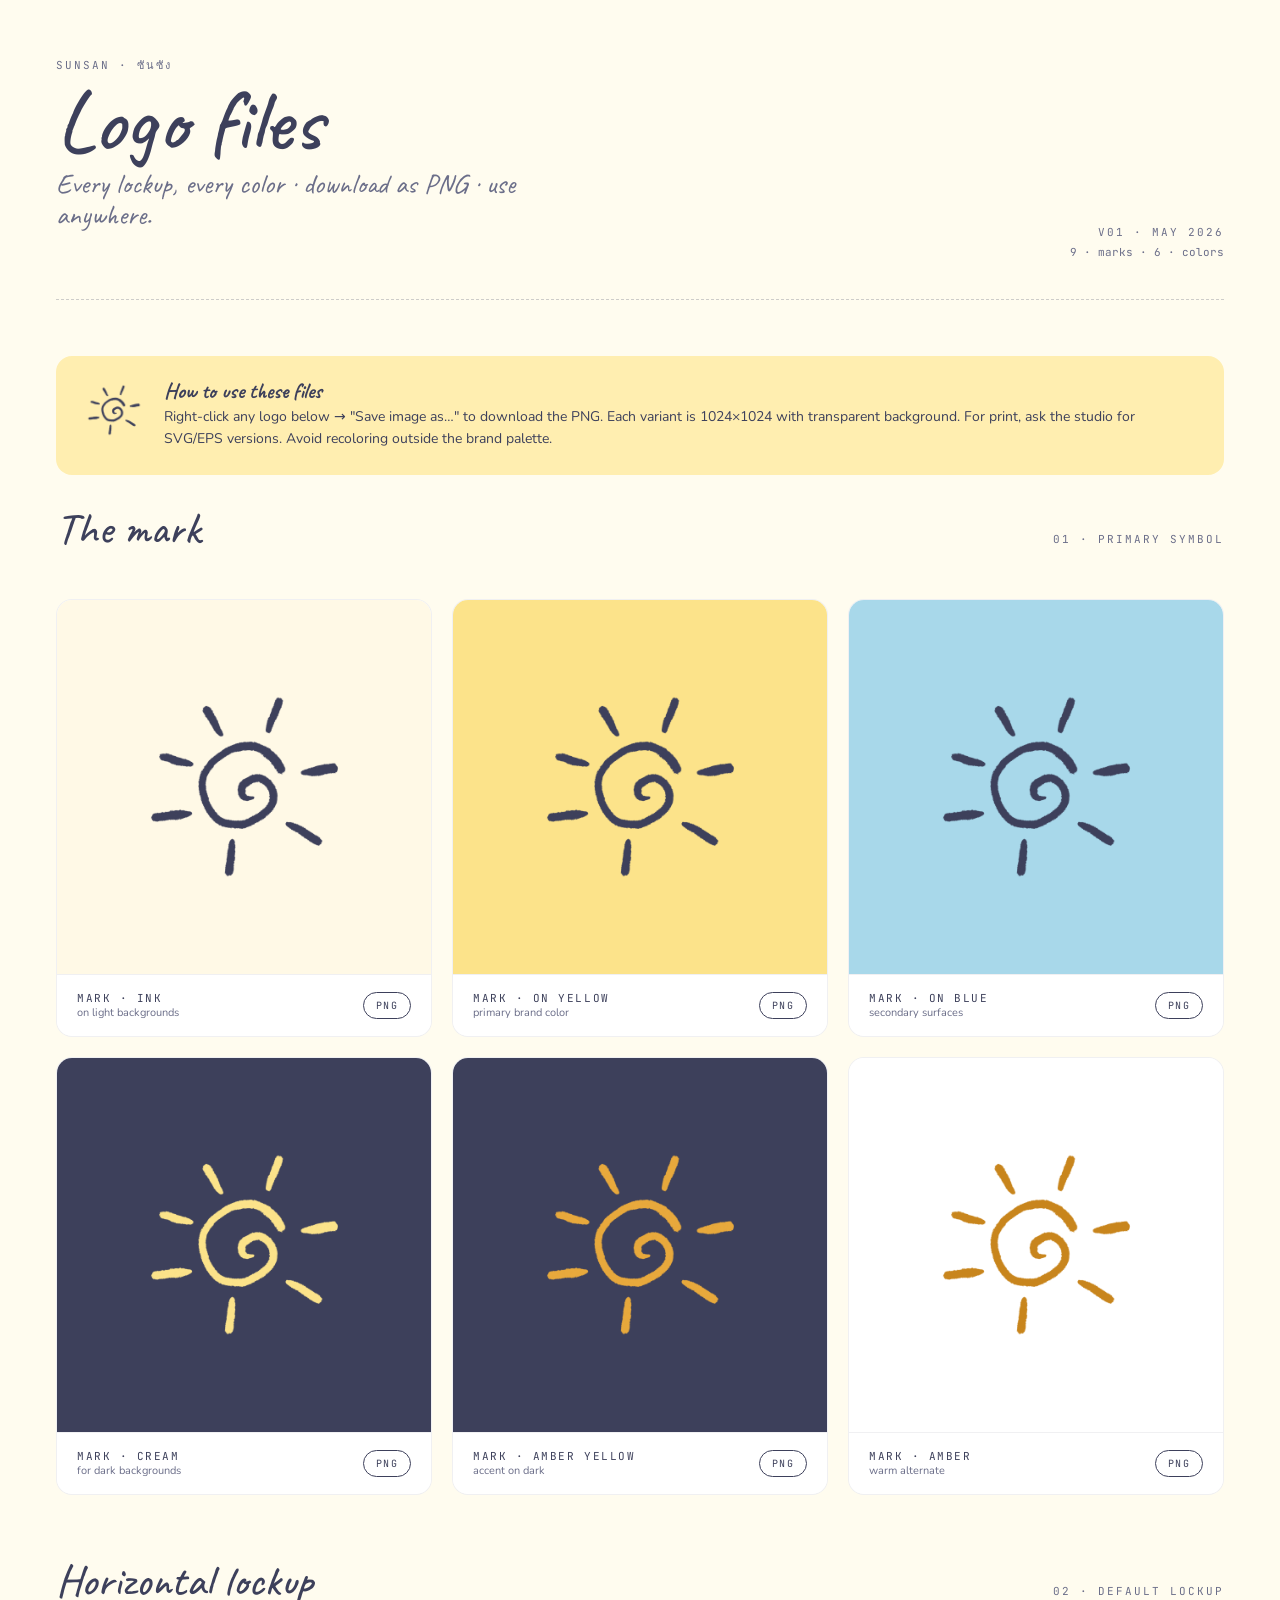
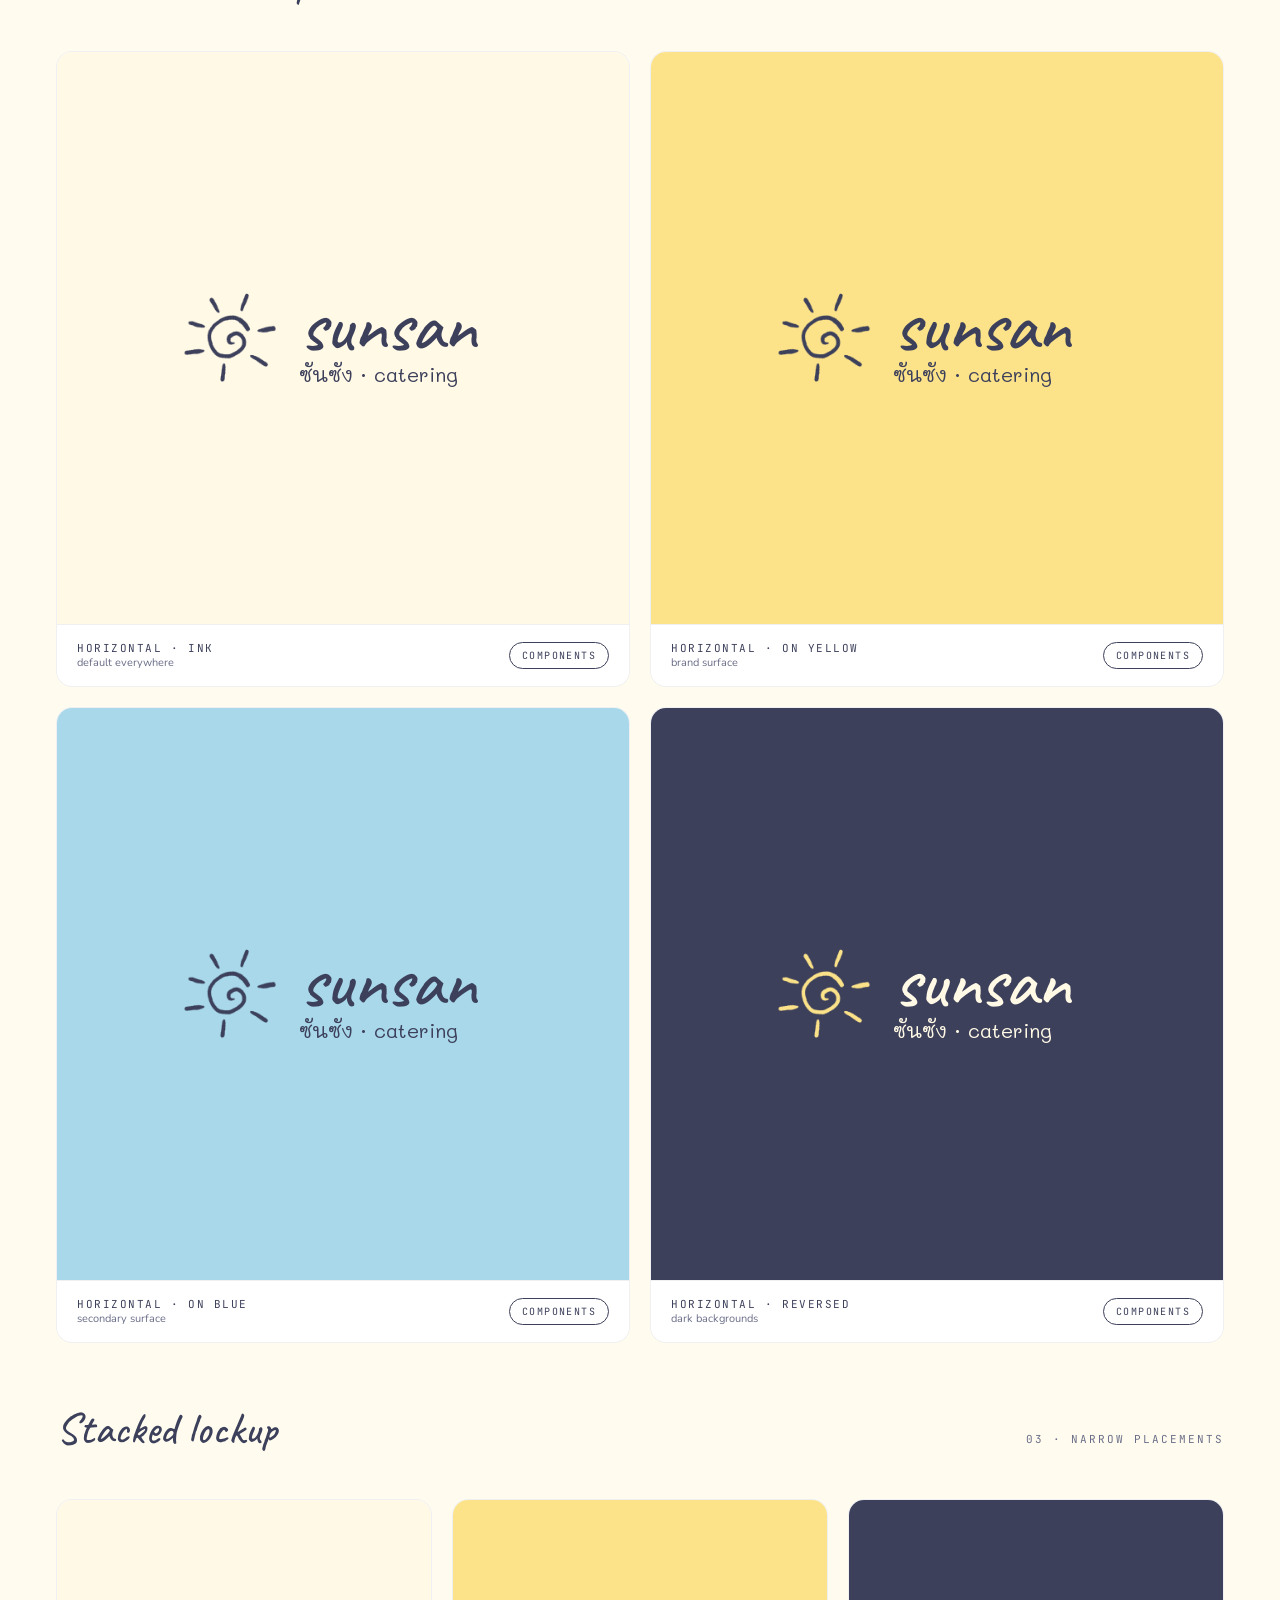
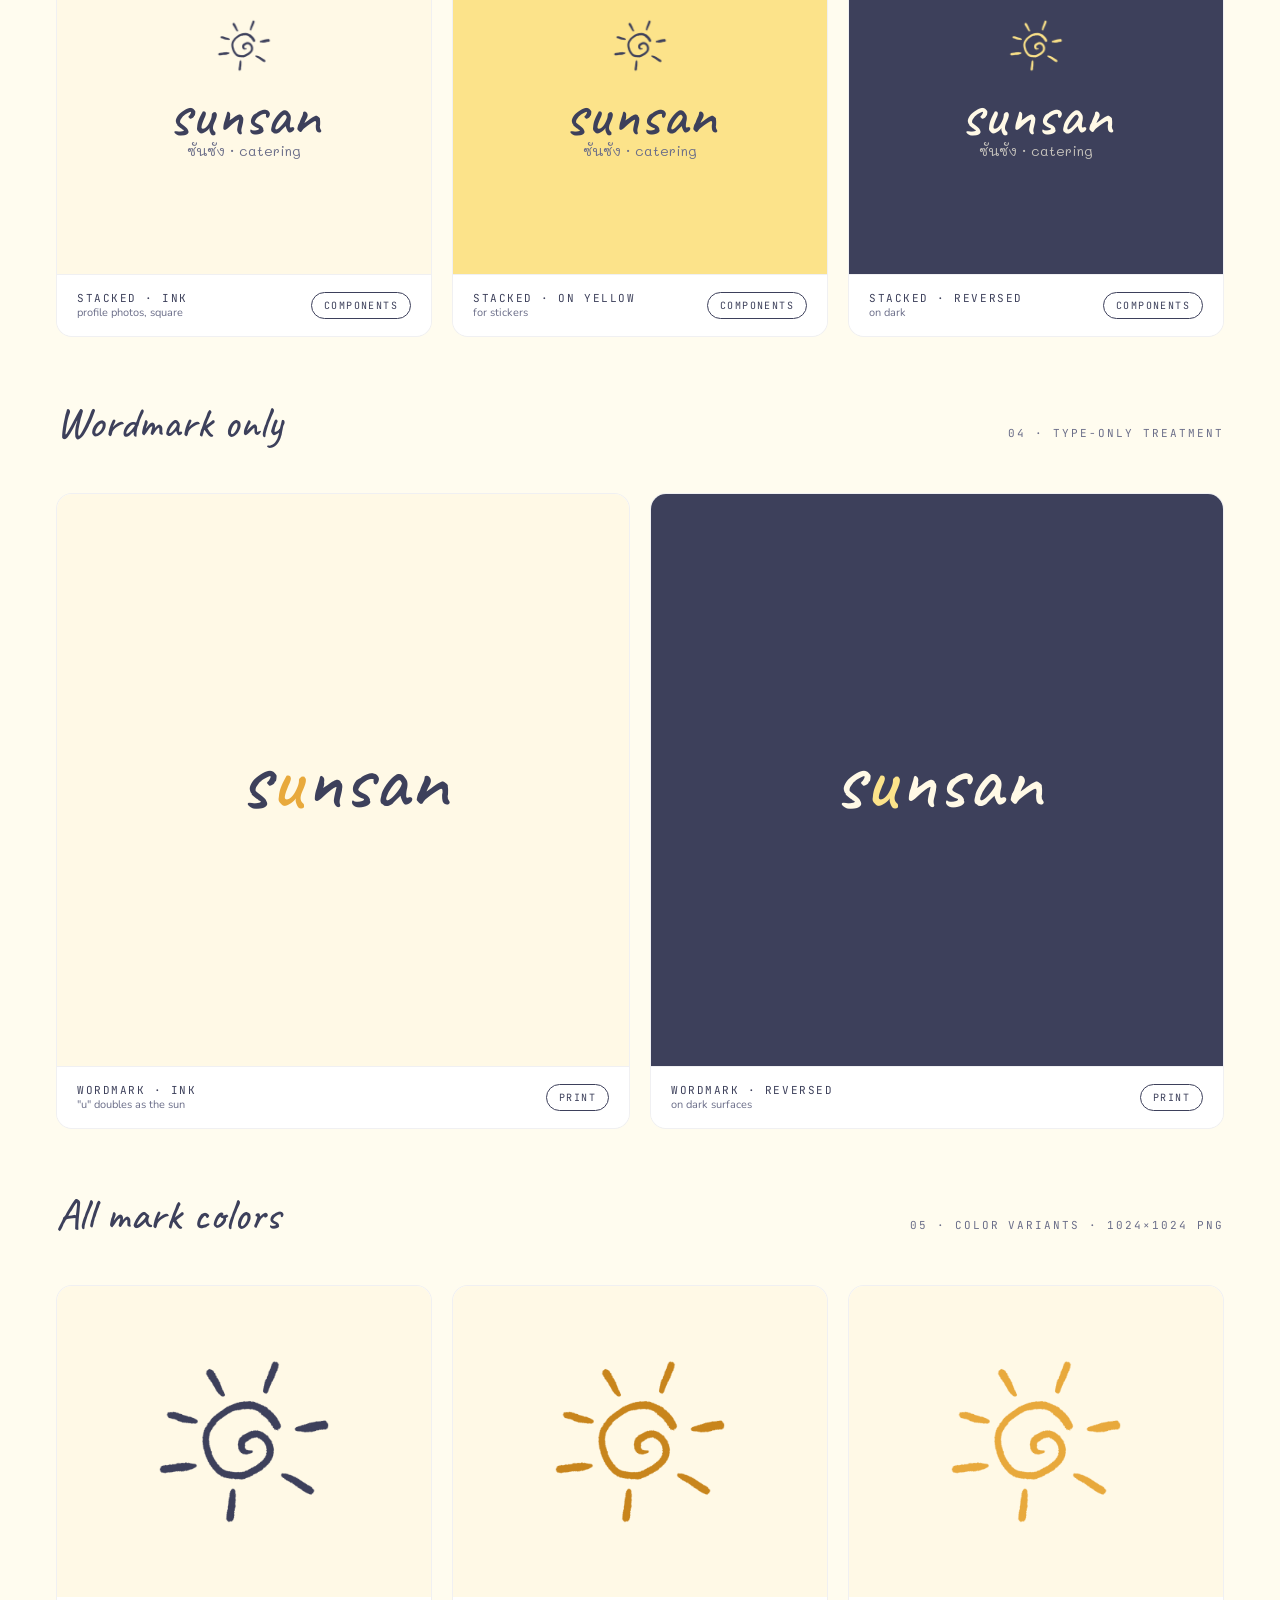
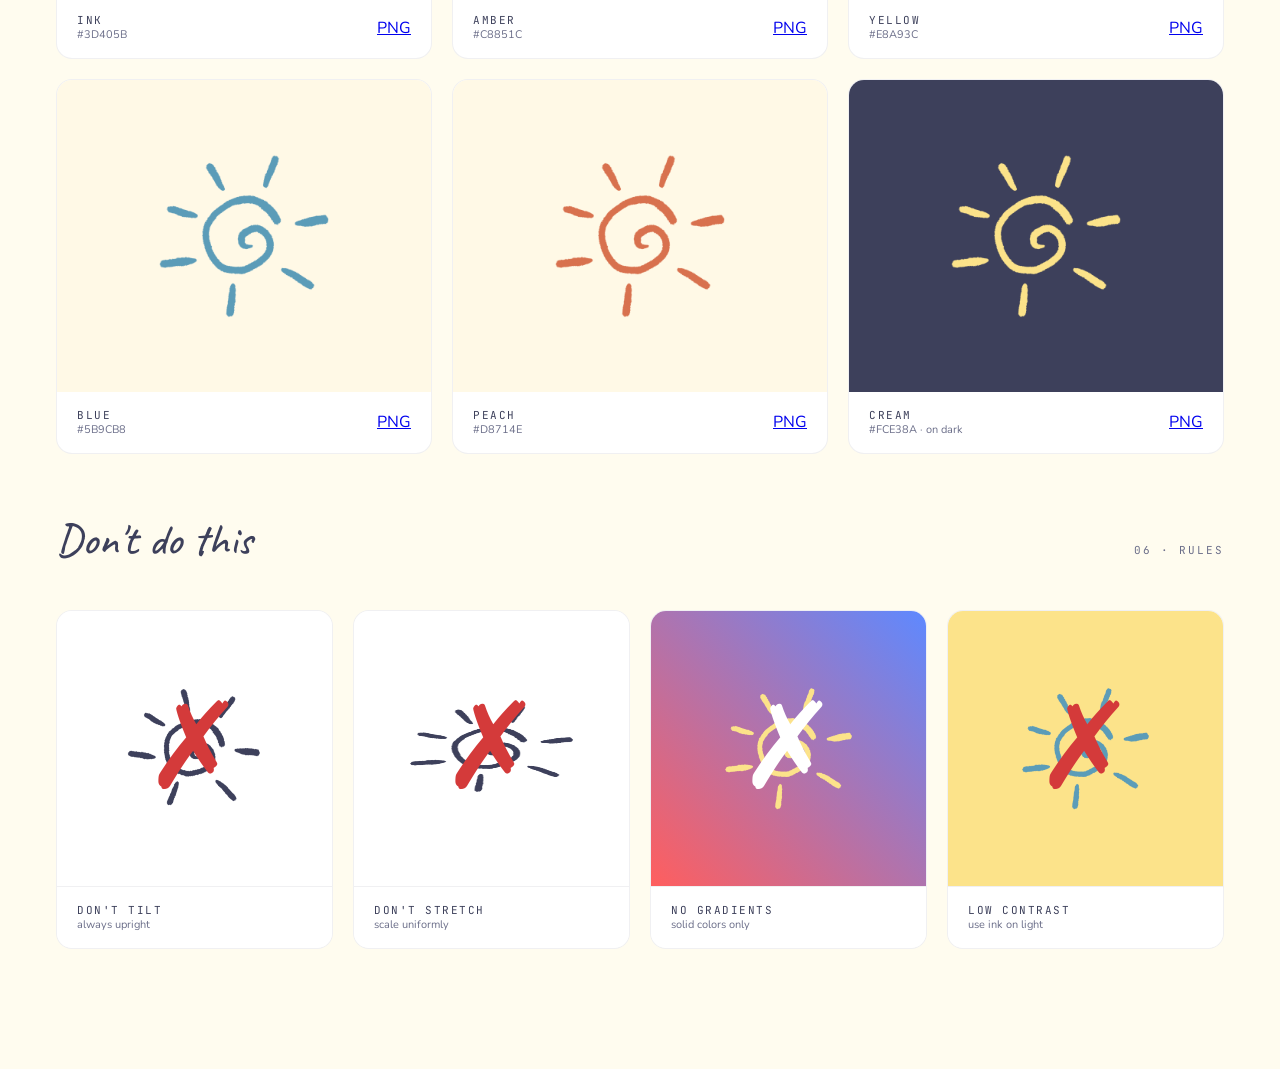
<file: SunSan Logo Files.html>
<!doctype html>
<html lang="en">
<head>
<meta charset="utf-8" />
<title>SunSan · Logo Files</title>
<meta name="viewport" content="width=device-width,initial-scale=1" />
<link rel="preconnect" href="https://fonts.googleapis.com" />
<link rel="preconnect" href="https://fonts.gstatic.com" crossorigin />
<link href="https://fonts.googleapis.com/css2?family=Caveat:wght@400;500;600;700&family=Mali:wght@300;400;500;700&family=Nunito:wght@400;600;700&family=JetBrains+Mono:wght@400;500&display=swap" rel="stylesheet" />
<style>
  :root {
    --c-yellow: #FCE38A;
    --c-yellow-soft: #FFEEB0;
    --c-blue: #A8D8EA;
    --c-blue-soft: #CCE9F3;
    --c-cream: #FFF9E6;
    --c-paper: #FFFCEF;
    --c-ink: #3D405B;
    --c-ink-soft: #6B6E89;
    --font-display: "Caveat", cursive;
    --font-th: "Mali", cursive;
    --font-body: "Nunito", system-ui, sans-serif;
    --font-mono: "JetBrains Mono", monospace;
  }
  * { box-sizing: border-box; }
  body { margin: 0; font-family: var(--font-body); background: var(--c-paper); color: var(--c-ink); padding: 56px; }
  img { display: block; max-width: 100%; }
  h1 { font-family: var(--font-display); font-weight: 500; font-size: 88px; line-height: 0.9; margin: 0; }
  h2 { font-family: var(--font-display); font-weight: 500; font-size: 44px; line-height: 1; margin: 0 0 24px; }
  .meta { font-family: var(--font-mono); font-size: 11px; letter-spacing: 0.18em; text-transform: uppercase; color: var(--c-ink-soft); }

  header { max-width: 1280px; margin: 0 auto 56px; display: flex; justify-content: space-between; align-items: flex-end; gap: 32px; border-bottom: 1px dashed rgba(61,64,91,0.25); padding-bottom: 40px; }
  header .lead { font-family: var(--font-display); font-size: 28px; color: var(--c-ink-soft); margin-top: 8px; max-width: 460px; line-height: 1.1; }

  main { max-width: 1280px; margin: 0 auto; }
  section { margin-bottom: 64px; }
  section .head { display: flex; justify-content: space-between; align-items: baseline; margin-bottom: 24px; }
  .grid { display: grid; gap: 20px; }
  .grid.cols-2 { grid-template-columns: 1fr 1fr; }
  .grid.cols-3 { grid-template-columns: 1fr 1fr 1fr; }
  .grid.cols-4 { grid-template-columns: repeat(4, 1fr); }

  .card {
    background: white;
    border: 1px solid rgba(61,64,91,0.08);
    border-radius: 16px;
    overflow: hidden;
    display: flex;
    flex-direction: column;
  }
  .card .stage {
    aspect-ratio: 1;
    display: flex;
    align-items: center;
    justify-content: center;
    padding: 32px;
    position: relative;
  }
  .card.bg-yellow .stage { background: var(--c-yellow); }
  .card.bg-blue .stage { background: var(--c-blue); }
  .card.bg-cream .stage { background: var(--c-cream); }
  .card.bg-ink .stage { background: var(--c-ink); }
  .card.bg-white .stage { background: white; }

  .card .foot {
    padding: 16px 20px;
    background: white;
    border-top: 1px solid rgba(61,64,91,0.08);
    display: flex;
    justify-content: space-between;
    align-items: center;
    gap: 12px;
  }
  .card .label { font-family: var(--font-mono); font-size: 11px; letter-spacing: 0.14em; text-transform: uppercase; color: var(--c-ink); }
  .card .sub { font-size: 11px; color: var(--c-ink-soft); }
  .card a.dl {
    font-family: var(--font-mono); font-size: 10px; letter-spacing: 0.14em; text-transform: uppercase;
    text-decoration: none; color: var(--c-ink);
    border: 1px solid var(--c-ink);
    padding: 6px 12px;
    border-radius: 999px;
    transition: background 0.15s;
    white-space: nowrap;
  }
  .card a.dl:hover { background: var(--c-ink); color: var(--c-cream); }

  /* Lockup compositions */
  .lock-h { display: flex; align-items: center; gap: 16px; }
  .lock-h .sun { width: 32%; max-width: 140px; aspect-ratio: 1; }
  .lock-h .word {
    font-family: var(--font-display); font-weight: 500;
    font-size: 76px; line-height: 0.9; color: var(--c-ink);
    letter-spacing: -0.01em;
  }
  .lock-h .word-th {
    font-family: var(--font-th); font-size: 20px; line-height: 1;
    margin-top: 4px; color: var(--c-ink);
  }
  .lock-h.on-dark .word, .lock-h.on-dark .word-th { color: var(--c-cream); }

  .lock-v { display: flex; flex-direction: column; align-items: center; gap: 10px; }
  .lock-v .sun { width: 40%; max-width: 120px; aspect-ratio: 1; }
  .lock-v .word { font-family: var(--font-display); font-weight: 500; font-size: 64px; line-height: 0.9; }
  .lock-v .word-th { font-family: var(--font-th); font-size: 14px; line-height: 1; color: var(--c-ink-soft); }
  .lock-v.on-dark .word { color: var(--c-cream); }
  .lock-v.on-dark .word-th { color: rgba(255,249,230,0.7); }

  .mark-only { width: 70%; aspect-ratio: 1; }

  .wordmark-only {
    font-family: var(--font-display); font-weight: 500;
    font-size: 88px; line-height: 0.9;
    color: var(--c-ink);
  }
  .wordmark-only .accent { color: #E8A93C; }
  .on-dark .wordmark-only { color: var(--c-cream); }
  .on-dark .wordmark-only .accent { color: var(--c-yellow); }

  /* Color swatches */
  .swatch-card {
    background: white;
    border-radius: 16px;
    border: 1px solid rgba(61,64,91,0.08);
    overflow: hidden;
  }
  .swatch-card .swatch {
    aspect-ratio: 1.2 / 1;
    display: flex;
    align-items: center;
    justify-content: center;
    padding: 24px;
  }
  .swatch-card .swatch img { width: 60%; }
  .swatch-card .info {
    padding: 16px 20px;
    display: flex;
    justify-content: space-between;
    align-items: center;
    gap: 12px;
  }

  .note {
    background: var(--c-yellow-soft);
    padding: 24px 28px;
    border-radius: 16px;
    margin-bottom: 32px;
    display: flex;
    gap: 20px;
    align-items: flex-start;
  }
  .note img { width: 60px; height: 60px; flex-shrink: 0; }
  .note p { margin: 0; font-size: 14px; line-height: 1.6; }
  .note p b { font-family: var(--font-display); font-size: 22px; display: block; line-height: 1; margin-bottom: 4px; }
</style>
</head>
<body>

<header>
  <div>
    <div class="meta">SunSan · ซันซัง</div>
    <h1 style="margin-top:8px;">Logo files</h1>
    <p class="lead">Every lockup, every color · download as PNG · use anywhere.</p>
  </div>
  <div>
    <div class="meta" style="text-align:right;">v01 · May 2026</div>
    <div style="font-family:var(--font-mono); font-size:11px; color:var(--c-ink-soft); margin-top:6px;">9 · marks · 6 · colors</div>
  </div>
</header>

<main>

  <div class="note">
    <img src="assets/sun-mark-ink.png" alt=""/>
    <p>
      <b>How to use these files</b>
      Right-click any logo below → "Save image as…" to download the PNG. Each variant is 1024×1024 with transparent background. For print, ask the studio for SVG/EPS versions. Avoid recoloring outside the brand palette.
    </p>
  </div>

  <!-- ============== 1 · The mark ============== -->
  <section>
    <div class="head">
      <h2>The mark</h2>
      <span class="meta">01 · primary symbol</span>
    </div>

    <div class="grid cols-3">
      <div class="card bg-cream">
        <div class="stage">
          <img src="assets/sun-mark-ink.png" class="mark-only" alt="sun mark · ink on cream"/>
        </div>
        <div class="foot">
          <div>
            <div class="label">Mark · ink</div>
            <div class="sub">on light backgrounds</div>
          </div>
          <a class="dl" href="assets/sun-mark-ink.png" download>PNG</a>
        </div>
      </div>

      <div class="card bg-yellow">
        <div class="stage">
          <img src="assets/sun-mark-ink.png" class="mark-only" alt="sun mark · ink on yellow"/>
        </div>
        <div class="foot">
          <div>
            <div class="label">Mark · on yellow</div>
            <div class="sub">primary brand color</div>
          </div>
          <a class="dl" href="assets/sun-mark-ink.png" download>PNG</a>
        </div>
      </div>

      <div class="card bg-blue">
        <div class="stage">
          <img src="assets/sun-mark-ink.png" class="mark-only" alt="sun mark · ink on blue"/>
        </div>
        <div class="foot">
          <div>
            <div class="label">Mark · on blue</div>
            <div class="sub">secondary surfaces</div>
          </div>
          <a class="dl" href="assets/sun-mark-ink.png" download>PNG</a>
        </div>
      </div>

      <div class="card bg-ink">
        <div class="stage">
          <img src="assets/sun-mark-cream.png" class="mark-only" alt="sun mark · cream on ink"/>
        </div>
        <div class="foot">
          <div>
            <div class="label">Mark · cream</div>
            <div class="sub">for dark backgrounds</div>
          </div>
          <a class="dl" href="assets/sun-mark-cream.png" download>PNG</a>
        </div>
      </div>

      <div class="card bg-ink">
        <div class="stage">
          <img src="assets/sun-mark-yellow.png" class="mark-only" alt="sun mark · yellow on ink"/>
        </div>
        <div class="foot">
          <div>
            <div class="label">Mark · amber yellow</div>
            <div class="sub">accent on dark</div>
          </div>
          <a class="dl" href="assets/sun-mark-yellow.png" download>PNG</a>
        </div>
      </div>

      <div class="card bg-white">
        <div class="stage">
          <img src="assets/sun-mark-amber.png" class="mark-only" alt="sun mark · amber"/>
        </div>
        <div class="foot">
          <div>
            <div class="label">Mark · amber</div>
            <div class="sub">warm alternate</div>
          </div>
          <a class="dl" href="assets/sun-mark-amber.png" download>PNG</a>
        </div>
      </div>
    </div>
  </section>

  <!-- ============== 2 · Horizontal lockup ============== -->
  <section>
    <div class="head">
      <h2>Horizontal lockup</h2>
      <span class="meta">02 · default lockup</span>
    </div>

    <div class="grid cols-2">
      <div class="card bg-cream">
        <div class="stage">
          <div class="lock-h">
            <img class="sun" src="assets/sun-mark-ink.png" alt=""/>
            <div>
              <div class="word">sunsan</div>
              <div class="word-th">ซันซัง · catering</div>
            </div>
          </div>
        </div>
        <div class="foot">
          <div><div class="label">Horizontal · ink</div><div class="sub">default everywhere</div></div>
          <a class="dl" href="assets/sun-mark-ink.png" download>Components</a>
        </div>
      </div>

      <div class="card bg-yellow">
        <div class="stage">
          <div class="lock-h">
            <img class="sun" src="assets/sun-mark-ink.png" alt=""/>
            <div>
              <div class="word">sunsan</div>
              <div class="word-th">ซันซัง · catering</div>
            </div>
          </div>
        </div>
        <div class="foot">
          <div><div class="label">Horizontal · on yellow</div><div class="sub">brand surface</div></div>
          <a class="dl" href="assets/sun-mark-ink.png" download>Components</a>
        </div>
      </div>

      <div class="card bg-blue">
        <div class="stage">
          <div class="lock-h">
            <img class="sun" src="assets/sun-mark-ink.png" alt=""/>
            <div>
              <div class="word">sunsan</div>
              <div class="word-th">ซันซัง · catering</div>
            </div>
          </div>
        </div>
        <div class="foot">
          <div><div class="label">Horizontal · on blue</div><div class="sub">secondary surface</div></div>
          <a class="dl" href="assets/sun-mark-ink.png" download>Components</a>
        </div>
      </div>

      <div class="card bg-ink">
        <div class="stage">
          <div class="lock-h on-dark">
            <img class="sun" src="assets/sun-mark-cream.png" alt=""/>
            <div>
              <div class="word">sunsan</div>
              <div class="word-th">ซันซัง · catering</div>
            </div>
          </div>
        </div>
        <div class="foot">
          <div><div class="label">Horizontal · reversed</div><div class="sub">dark backgrounds</div></div>
          <a class="dl" href="assets/sun-mark-cream.png" download>Components</a>
        </div>
      </div>
    </div>
  </section>

  <!-- ============== 3 · Stacked lockup ============== -->
  <section>
    <div class="head">
      <h2>Stacked lockup</h2>
      <span class="meta">03 · narrow placements</span>
    </div>

    <div class="grid cols-3">
      <div class="card bg-cream">
        <div class="stage">
          <div class="lock-v">
            <img class="sun" src="assets/sun-mark-ink.png" alt=""/>
            <div style="text-align:center;">
              <div class="word">sunsan</div>
              <div class="word-th">ซันซัง · catering</div>
            </div>
          </div>
        </div>
        <div class="foot">
          <div><div class="label">Stacked · ink</div><div class="sub">profile photos, square</div></div>
          <a class="dl" href="assets/sun-mark-ink.png" download>Components</a>
        </div>
      </div>

      <div class="card bg-yellow">
        <div class="stage">
          <div class="lock-v">
            <img class="sun" src="assets/sun-mark-ink.png" alt=""/>
            <div style="text-align:center;">
              <div class="word">sunsan</div>
              <div class="word-th">ซันซัง · catering</div>
            </div>
          </div>
        </div>
        <div class="foot">
          <div><div class="label">Stacked · on yellow</div><div class="sub">for stickers</div></div>
          <a class="dl" href="assets/sun-mark-ink.png" download>Components</a>
        </div>
      </div>

      <div class="card bg-ink">
        <div class="stage">
          <div class="lock-v on-dark">
            <img class="sun" src="assets/sun-mark-cream.png" alt=""/>
            <div style="text-align:center;">
              <div class="word">sunsan</div>
              <div class="word-th">ซันซัง · catering</div>
            </div>
          </div>
        </div>
        <div class="foot">
          <div><div class="label">Stacked · reversed</div><div class="sub">on dark</div></div>
          <a class="dl" href="assets/sun-mark-cream.png" download>Components</a>
        </div>
      </div>
    </div>
  </section>

  <!-- ============== 4 · Wordmark only ============== -->
  <section>
    <div class="head">
      <h2>Wordmark only</h2>
      <span class="meta">04 · type-only treatment</span>
    </div>

    <div class="grid cols-2">
      <div class="card bg-cream">
        <div class="stage" style="padding-top:60px;padding-bottom:60px;">
          <div class="wordmark-only">s<span class="accent">u</span>nsan</div>
        </div>
        <div class="foot">
          <div><div class="label">Wordmark · ink</div><div class="sub">"u" doubles as the sun</div></div>
          <a class="dl" href="#" onclick="window.print();return false;">Print</a>
        </div>
      </div>

      <div class="card bg-ink on-dark">
        <div class="stage" style="padding-top:60px;padding-bottom:60px;">
          <div class="wordmark-only">s<span class="accent">u</span>nsan</div>
        </div>
        <div class="foot">
          <div><div class="label">Wordmark · reversed</div><div class="sub">on dark surfaces</div></div>
          <a class="dl" href="#" onclick="window.print();return false;">Print</a>
        </div>
      </div>
    </div>
  </section>

  <!-- ============== 5 · Color variants ============== -->
  <section>
    <div class="head">
      <h2>All mark colors</h2>
      <span class="meta">05 · color variants · 1024×1024 PNG</span>
    </div>

    <div class="grid cols-3">
      <div class="swatch-card">
        <div class="swatch" style="background: var(--c-cream);">
          <img src="assets/sun-mark-ink.png" alt=""/>
        </div>
        <div class="info">
          <div>
            <div class="label" style="font-family: var(--font-mono); font-size:11px; letter-spacing:0.14em; text-transform:uppercase;">Ink</div>
            <div class="sub" style="font-size:11px; color:var(--c-ink-soft);">#3D405B</div>
          </div>
          <a class="dl" href="assets/sun-mark-ink.png" download>PNG</a>
        </div>
      </div>

      <div class="swatch-card">
        <div class="swatch" style="background: var(--c-cream);">
          <img src="assets/sun-mark-amber.png" alt=""/>
        </div>
        <div class="info">
          <div>
            <div class="label" style="font-family: var(--font-mono); font-size:11px; letter-spacing:0.14em; text-transform:uppercase;">Amber</div>
            <div class="sub" style="font-size:11px; color:var(--c-ink-soft);">#C8851C</div>
          </div>
          <a class="dl" href="assets/sun-mark-amber.png" download>PNG</a>
        </div>
      </div>

      <div class="swatch-card">
        <div class="swatch" style="background: var(--c-cream);">
          <img src="assets/sun-mark-yellow.png" alt=""/>
        </div>
        <div class="info">
          <div>
            <div class="label" style="font-family: var(--font-mono); font-size:11px; letter-spacing:0.14em; text-transform:uppercase;">Yellow</div>
            <div class="sub" style="font-size:11px; color:var(--c-ink-soft);">#E8A93C</div>
          </div>
          <a class="dl" href="assets/sun-mark-yellow.png" download>PNG</a>
        </div>
      </div>

      <div class="swatch-card">
        <div class="swatch" style="background: var(--c-cream);">
          <img src="assets/sun-mark-blue.png" alt=""/>
        </div>
        <div class="info">
          <div>
            <div class="label" style="font-family: var(--font-mono); font-size:11px; letter-spacing:0.14em; text-transform:uppercase;">Blue</div>
            <div class="sub" style="font-size:11px; color:var(--c-ink-soft);">#5B9CB8</div>
          </div>
          <a class="dl" href="assets/sun-mark-blue.png" download>PNG</a>
        </div>
      </div>

      <div class="swatch-card">
        <div class="swatch" style="background: var(--c-cream);">
          <img src="assets/sun-mark-peach.png" alt=""/>
        </div>
        <div class="info">
          <div>
            <div class="label" style="font-family: var(--font-mono); font-size:11px; letter-spacing:0.14em; text-transform:uppercase;">Peach</div>
            <div class="sub" style="font-size:11px; color:var(--c-ink-soft);">#D8714E</div>
          </div>
          <a class="dl" href="assets/sun-mark-peach.png" download>PNG</a>
        </div>
      </div>

      <div class="swatch-card">
        <div class="swatch" style="background: var(--c-ink);">
          <img src="assets/sun-mark-cream.png" alt=""/>
        </div>
        <div class="info">
          <div>
            <div class="label" style="font-family: var(--font-mono); font-size:11px; letter-spacing:0.14em; text-transform:uppercase;">Cream</div>
            <div class="sub" style="font-size:11px; color:var(--c-ink-soft);">#FCE38A · on dark</div>
          </div>
          <a class="dl" href="assets/sun-mark-cream.png" download>PNG</a>
        </div>
      </div>
    </div>
  </section>

  <!-- ============== 6 · Don't ============== -->
  <section>
    <div class="head">
      <h2>Don't do this</h2>
      <span class="meta">06 · rules</span>
    </div>

    <div class="grid cols-4">
      <div class="card bg-white">
        <div class="stage" style="position:relative;">
          <img src="assets/sun-mark-ink.png" style="width:70%;transform:rotate(15deg);" alt=""/>
          <div style="position:absolute;inset:0;display:flex;align-items:center;justify-content:center;color:#D43A3A;font-size:120px;">✗</div>
        </div>
        <div class="foot"><div><div class="label">don't tilt</div><div class="sub">always upright</div></div></div>
      </div>

      <div class="card bg-white">
        <div class="stage" style="position:relative;">
          <img src="assets/sun-mark-ink.png" style="width:90%;height:50%;object-fit:fill;" alt=""/>
          <div style="position:absolute;inset:0;display:flex;align-items:center;justify-content:center;color:#D43A3A;font-size:120px;">✗</div>
        </div>
        <div class="foot"><div><div class="label">don't stretch</div><div class="sub">scale uniformly</div></div></div>
      </div>

      <div class="card bg-white">
        <div class="stage" style="position:relative;background:linear-gradient(45deg,#FF5E5E,#5E89FF);">
          <img src="assets/sun-mark-cream.png" style="width:70%;" alt=""/>
          <div style="position:absolute;inset:0;display:flex;align-items:center;justify-content:center;color:white;font-size:120px;">✗</div>
        </div>
        <div class="foot"><div><div class="label">no gradients</div><div class="sub">solid colors only</div></div></div>
      </div>

      <div class="card bg-yellow">
        <div class="stage" style="position:relative;">
          <img src="assets/sun-mark-blue.png" style="width:70%;" alt=""/>
          <div style="position:absolute;inset:0;display:flex;align-items:center;justify-content:center;color:#D43A3A;font-size:120px;">✗</div>
        </div>
        <div class="foot"><div><div class="label">low contrast</div><div class="sub">use ink on light</div></div></div>
      </div>
    </div>
  </section>

</main>

</body>
</html>
</file>
